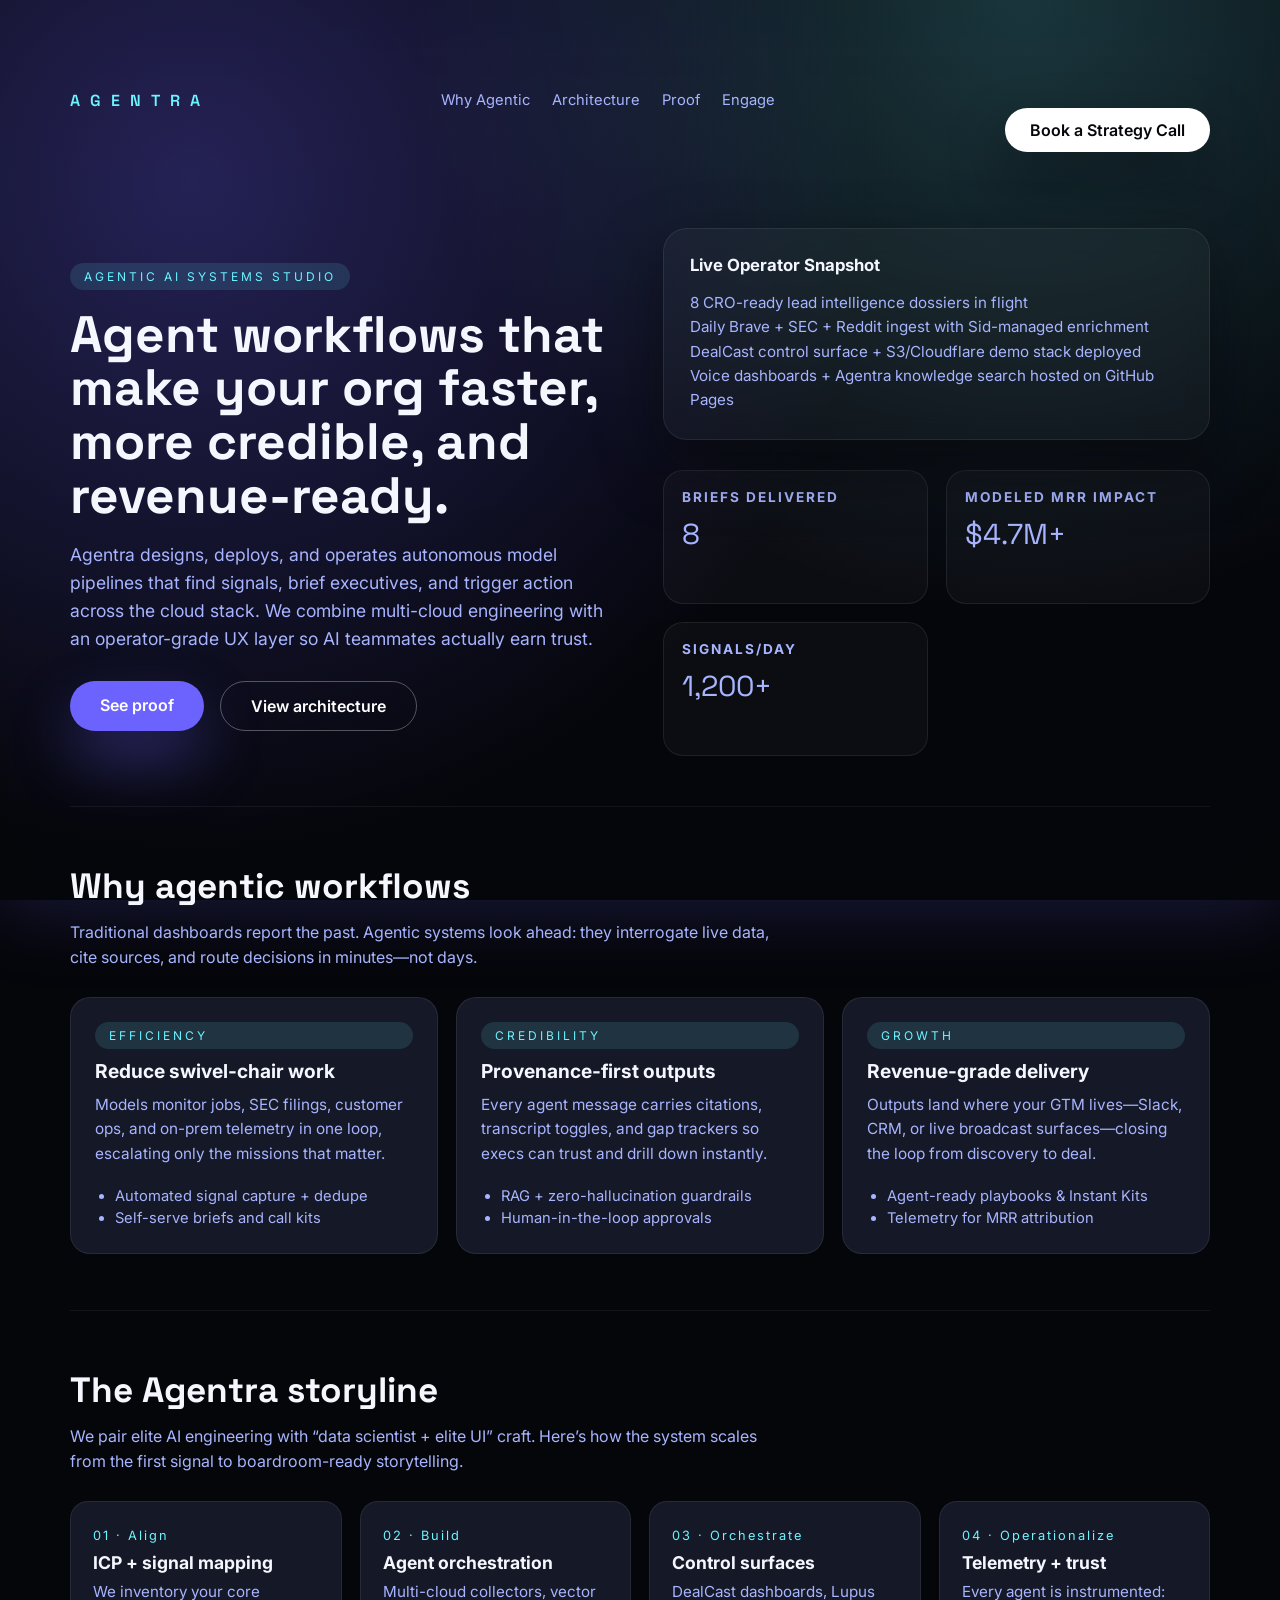
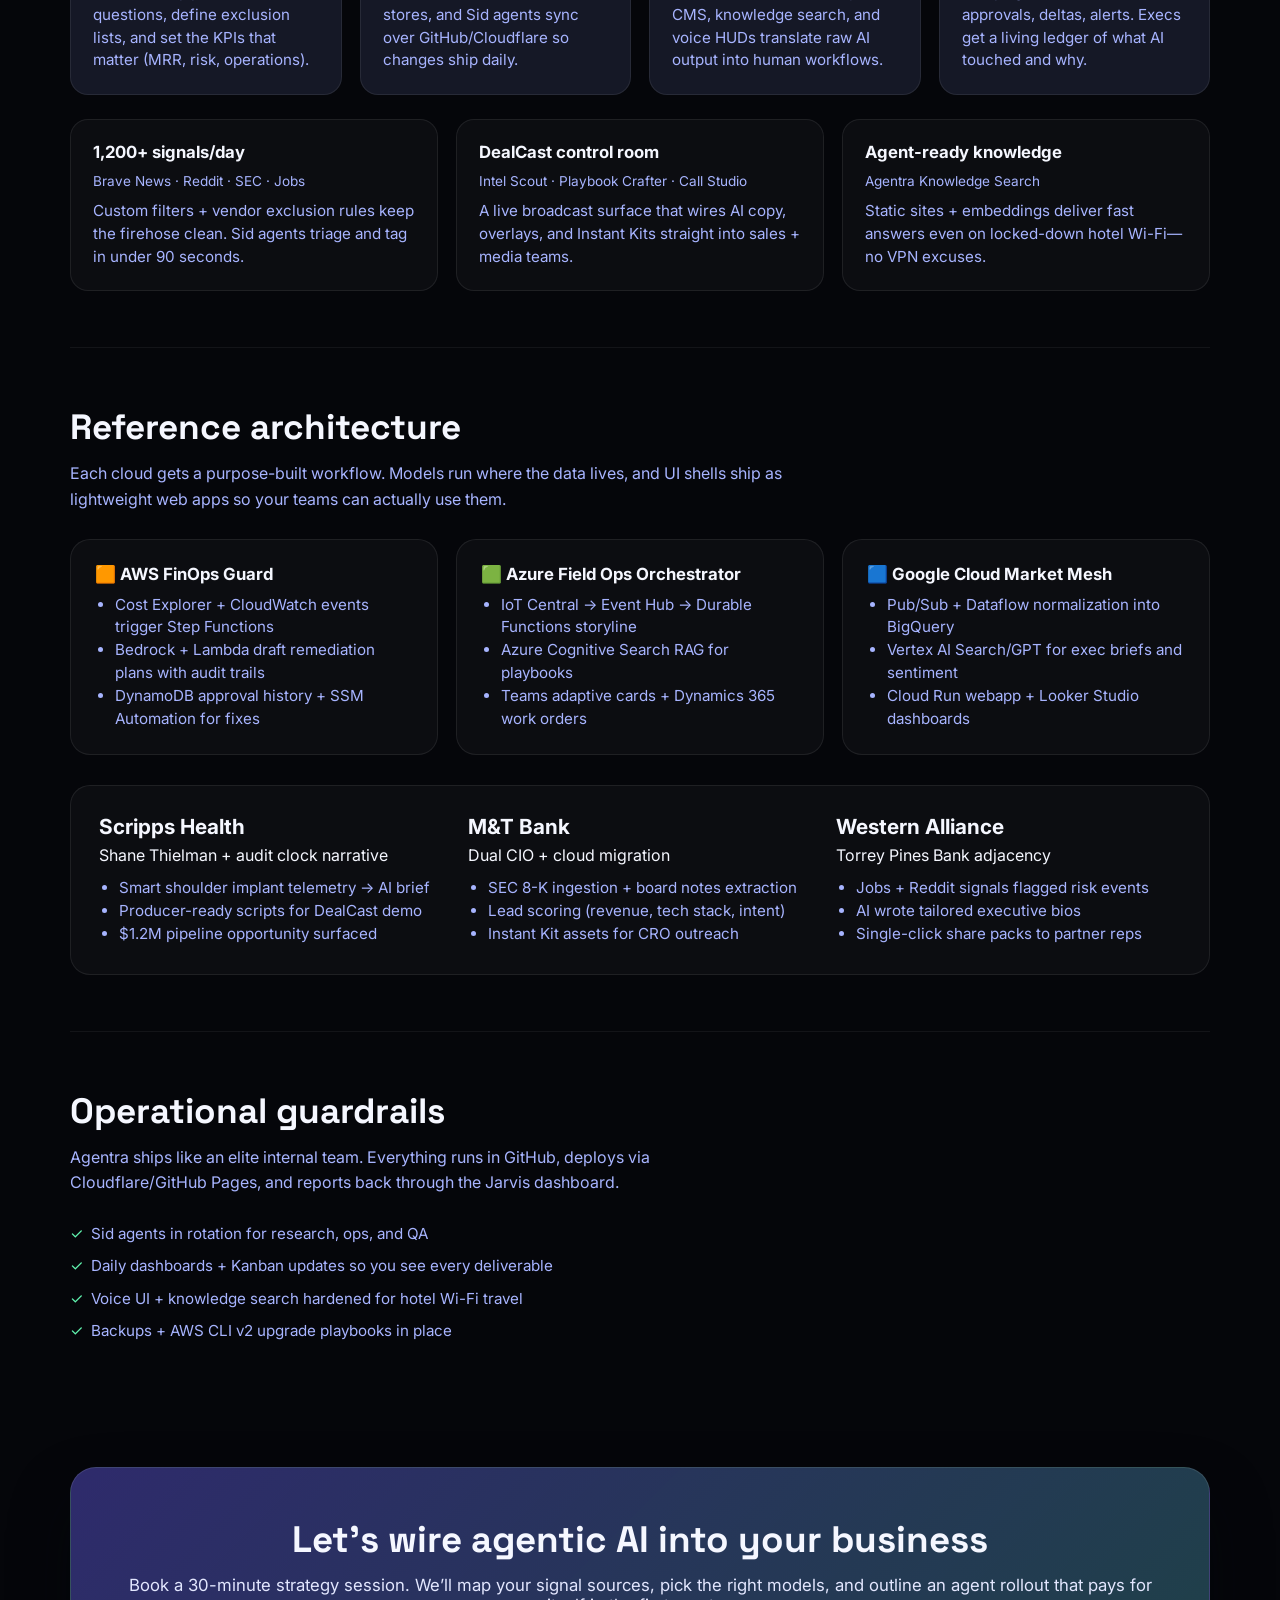
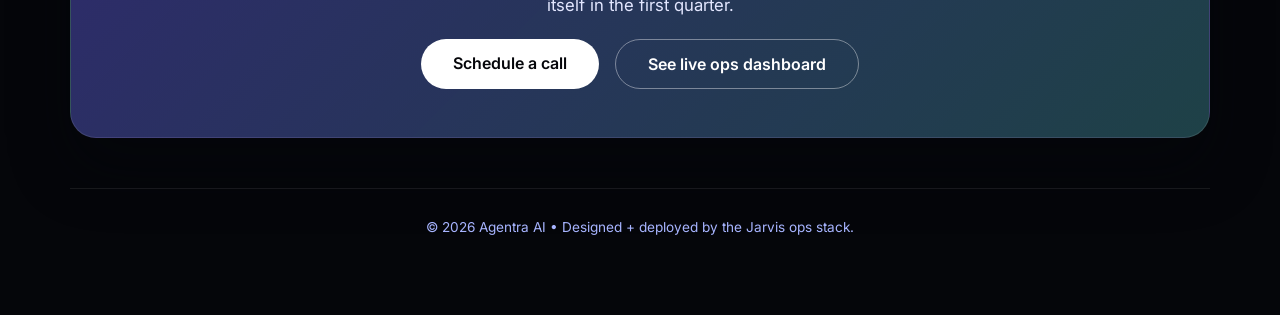
<file: index.html>
<!DOCTYPE html>
<html lang="en">
<head>
<meta charset="UTF-8" />
<meta name="viewport" content="width=device-width, initial-scale=1.0" />
<title>Agentra • Agentic AI Systems Studio</title>
<link rel="preconnect" href="https://fonts.googleapis.com">
<link rel="preconnect" href="https://fonts.gstatic.com" crossorigin>
<link href="https://fonts.googleapis.com/css2?family=Space+Grotesk:wght@400;500;600;700&family=Inter:wght@400;500;600&display=swap" rel="stylesheet">
<style>
:root[data-theme="aurora"],:root {
  --ds-ink-900:#05060A;
  --ds-ink-700:#151826;
  --ds-ink-500:#3B405C;
  --ds-ink-100:#A7B4FF;
  --ds-glow-500:#6C63FF;
  --ds-glow-300:#6CF4FF;
  --ds-glow-200:#61F5B0;
  --ds-warning-500:#FF9F43;
  --ds-danger-500:#FF5A5F;
  --ds-radius-md:18px;
  --ds-shadow-card:0 25px 60px rgba(5,6,10,.55);
}
*{box-sizing:border-box;margin:0;padding:0}
body{
  background:var(--ds-ink-900);
  color:#F5F7FF;
  font-family:'Inter','Space Grotesk',system-ui;
  min-height:100vh;
}
.hero-bg{position:fixed;inset:0;z-index:-1;background:
  radial-gradient(circle at 15% 20%,rgba(108,99,255,.3),transparent 52%),
  radial-gradient(circle at 80% 0%,rgba(108,244,255,.2),transparent 45%),
  linear-gradient(180deg,rgba(5,6,10,.95),rgba(5,6,10,.98));
  filter:drop-shadow(0 0 40px rgba(108,99,255,.25));
}
.wrapper{max-width:1180px;margin:0 auto;padding:32px 20px 80px;}
nav{display:flex;align-items:center;justify-content:space-between;padding:16px 0;gap:24px;flex-wrap:wrap;}
.brand{letter-spacing:10px;font-family:'Space Grotesk';color:var(--ds-glow-300);font-weight:600;font-size:1rem;}
nav ul{display:flex;gap:22px;list-style:none;font-size:.92rem;color:var(--ds-ink-100);flex-wrap:wrap;}
nav a{text-decoration:none;color:inherit;transition:color .2s;}
nav a:hover{color:#fff;}
nav .cta{padding:11px 24px;border-radius:999px;background:#fff;color:#05060A;font-weight:600;text-decoration:none;}
.hero{display:grid;grid-template-columns:repeat(auto-fit,minmax(320px,1fr));gap:46px;padding:60px 0 40px;align-items:center;}
.badge{display:inline-flex;align-items:center;gap:6px;font-size:.75rem;letter-spacing:3px;text-transform:uppercase;border-radius:999px;padding:6px 14px;background:rgba(108,244,255,.12);color:var(--ds-glow-300);}
.hero h1{font-family:'Space Grotesk';font-size:clamp(2.6rem,4vw,4.3rem);line-height:1.05;margin:18px 0;}
.hero p{color:var(--ds-ink-100);font-size:1.1rem;line-height:1.6;max-width:560px;margin-bottom:28px;}
.hero-buttons{display:flex;flex-wrap:wrap;gap:16px;}
.hero-buttons a{padding:14px 30px;border-radius:999px;font-weight:600;text-decoration:none;}
.hero-buttons .primary{background:var(--ds-glow-500);color:#fff;box-shadow:0 30px 60px rgba(108,99,255,.35);}
.hero-buttons .secondary{border:1px solid rgba(255,255,255,.3);color:#fff;}
.hero-panel{background:rgba(255,255,255,.03);border:1px solid rgba(255,255,255,.08);border-radius:24px;padding:26px;box-shadow:var(--ds-shadow-card);backdrop-filter:blur(12px);}
.hero-panel h3{font-size:1.05rem;margin-bottom:6px;}
.hero-panel ul{list-style:none;color:var(--ds-ink-100);line-height:1.6;font-size:.95rem;margin-top:16px;}
.metrics{display:grid;grid-template-columns:repeat(auto-fit,minmax(180px,1fr));gap:18px;margin:30px 0 10px;}
.metrics div{padding:18px;border-radius:20px;background:rgba(255,255,255,.03);border:1px solid rgba(255,255,255,.08);}
.metrics h4{font-size:.85rem;letter-spacing:2px;color:var(--ds-ink-100);text-transform:uppercase;margin-bottom:6px;}
.metrics p{font-family:'Space Grotesk';font-size:1.8rem;}
.section{padding:56px 0;border-top:1px solid rgba(255,255,255,.06);}
.section h2{font-size:2.2rem;margin-bottom:12px;font-family:'Space Grotesk';}
.section p.lead{color:var(--ds-ink-100);max-width:720px;margin-bottom:26px;font-size:1rem;line-height:1.6;}
.pillars{display:grid;grid-template-columns:repeat(auto-fit,minmax(240px,1fr));gap:18px;}
.pillar{background:var(--ds-ink-700);border-radius:20px;border:1px solid rgba(255,255,255,.08);padding:24px;display:flex;flex-direction:column;gap:10px;}
.pillar h3{font-size:1.2rem;}
.pillar p{color:var(--ds-ink-100);font-size:.96rem;line-height:1.6;}
.pillar ul{color:var(--ds-ink-100);padding-left:20px;font-size:.92rem;line-height:1.5;margin-top:8px;}
.story-grid{display:grid;grid-template-columns:repeat(auto-fit,minmax(260px,1fr));gap:18px;margin-top:24px;}
.story{padding:22px;border-radius:18px;background:rgba(255,255,255,.03);border:1px solid rgba(255,255,255,.08);}
.story h4{font-size:1.05rem;margin-bottom:8px;}
.story span{font-size:.85rem;color:var(--ds-ink-100);}
.story p{color:var(--ds-ink-100);font-size:.95rem;margin-top:10px;line-height:1.5;}
.architecture{display:grid;grid-template-columns:repeat(auto-fit,minmax(300px,1fr));gap:18px;margin-top:24px;}
.arch-card{padding:24px;border-radius:20px;background:rgba(255,255,255,.03);border:1px solid rgba(255,255,255,.08);}
.arch-card h3{display:flex;align-items:center;gap:10px;margin-bottom:8px;font-size:1.05rem;}
.arch-card ul{padding-left:20px;color:var(--ds-ink-100);font-size:.95rem;line-height:1.5;margin-top:10px;}
.timeline{display:grid;grid-template-columns:repeat(auto-fit,minmax(200px,1fr));gap:18px;margin-top:24px;}
.timeline div{padding:20px;border-radius:18px;background:rgba(255,255,255,.03);border:1px solid rgba(255,255,255,.08);}
.timeline h4{font-size:.9rem;letter-spacing:2px;color:var(--ds-ink-100);text-transform:uppercase;margin-bottom:6px;}
.timeline p{font-size:1.05rem;font-family:'Space Grotesk';}
.list-check{list-style:none;color:var(--ds-ink-100);font-size:.95rem;line-height:1.6;margin-top:12px;}
.list-check li{margin-bottom:8px;}
.list-check li::before{content:"✓";color:var(--ds-glow-200);margin-right:8px;}
.process{display:grid;grid-template-columns:repeat(auto-fit,minmax(240px,1fr));gap:18px;margin-top:16px;}
.process-card{padding:22px;border-radius:18px;background:var(--ds-ink-700);border:1px solid rgba(255,255,255,.08);}
.process-card span{font-size:.8rem;letter-spacing:2px;color:var(--ds-glow-300);}
.process-card h3{font-size:1.1rem;margin:8px 0;}
.process-card p{color:var(--ds-ink-100);font-size:.95rem;line-height:1.5;}
.case-block{background:rgba(255,255,255,.03);border:1px solid rgba(255,255,255,.08);border-radius:20px;padding:28px;margin-top:30px;display:grid;grid-template-columns:repeat(auto-fit,minmax(260px,1fr));gap:24px;}
.case-block h3{font-size:1.3rem;margin-bottom:6px;}
.case-block ul{color:var(--ds-ink-100);line-height:1.5;font-size:.95rem;padding-left:20px;margin-top:12px;}
.cta{margin-top:60px;padding:48px;border-radius:26px;background:linear-gradient(135deg,rgba(108,99,255,.4),rgba(108,244,255,.25));border:1px solid rgba(255,255,255,.1);text-align:center;box-shadow:0 30px 60px rgba(5,6,10,.45);}
.cta h2{font-size:2.3rem;margin-bottom:12px;font-family:'Space Grotesk';}
.cta p{color:#E3E7FF;margin-bottom:24px;font-size:1.05rem;}
.cta .actions{display:flex;flex-wrap:wrap;gap:16px;justify-content:center;}
.cta a{padding:14px 32px;border-radius:999px;font-weight:600;text-decoration:none;}
.cta .primary{background:#fff;color:#05060A;}
.cta .secondary{border:1px solid rgba(255,255,255,.4);color:#fff;}
footer{text-align:center;color:var(--ds-ink-100);font-size:.85rem;margin-top:50px;padding-top:30px;border-top:1px solid rgba(255,255,255,.08);} 
@media(max-width:640px){nav ul{display:none}}
</style>
</head>
<body>
<div class="hero-bg"></div>
<div class="wrapper">
  <nav>
    <div class="brand">AGENTRA</div>
    <ul>
      <li><a href="#why">Why Agentic</a></li>
      <li><a href="#architecture">Architecture</a></li>
      <li><a href="#cases">Proof</a></li>
      <li><a href="#cta">Engage</a></li>
    </ul>
    <a class="cta" href="mailto:hello@agentra.ai">Book a Strategy Call</a>
  </nav>

  <header class="hero">
    <div>
      <span class="badge">Agentic AI Systems Studio</span>
      <h1>Agent workflows that make your org faster, more credible, and revenue-ready.</h1>
      <p>Agentra designs, deploys, and operates autonomous model pipelines that find signals, brief executives, and trigger action across the cloud stack. We combine multi-cloud engineering with an operator-grade UX layer so AI teammates actually earn trust.</p>
      <div class="hero-buttons">
        <a class="primary" href="#cases">See proof</a>
        <a class="secondary" href="#architecture">View architecture</a>
      </div>
    </div>
    <div>
      <div class="hero-panel">
        <h3>Live Operator Snapshot</h3>
        <ul>
          <li>8 CRO-ready lead intelligence dossiers in flight</li>
          <li>Daily Brave + SEC + Reddit ingest with Sid-managed enrichment</li>
          <li>DealCast control surface + S3/Cloudflare demo stack deployed</li>
          <li>Voice dashboards + Agentra knowledge search hosted on GitHub Pages</li>
        </ul>
      </div>
      <div class="metrics">
        <div>
          <h4>Briefs Delivered</h4>
          <p>8</p>
        </div>
        <div>
          <h4>Modeled MRR Impact</h4>
          <p>$4.7M+</p>
        </div>
        <div>
          <h4>Signals/Day</h4>
          <p>1,200+</p>
        </div>
      </div>
    </div>
  </header>

  <section class="section" id="why">
    <h2>Why agentic workflows</h2>
    <p class="lead">Traditional dashboards report the past. Agentic systems look ahead: they interrogate live data, cite sources, and route decisions in minutes—not days.</p>
    <div class="pillars">
      <div class="pillar">
        <span class="badge">Efficiency</span>
        <h3>Reduce swivel-chair work</h3>
        <p>Models monitor jobs, SEC filings, customer ops, and on-prem telemetry in one loop, escalating only the missions that matter.</p>
        <ul>
          <li>Automated signal capture + dedupe</li>
          <li>Self-serve briefs and call kits</li>
        </ul>
      </div>
      <div class="pillar">
        <span class="badge">Credibility</span>
        <h3>Provenance-first outputs</h3>
        <p>Every agent message carries citations, transcript toggles, and gap trackers so execs can trust and drill down instantly.</p>
        <ul>
          <li>RAG + zero-hallucination guardrails</li>
          <li>Human-in-the-loop approvals</li>
        </ul>
      </div>
      <div class="pillar">
        <span class="badge">Growth</span>
        <h3>Revenue-grade delivery</h3>
        <p>Outputs land where your GTM lives—Slack, CRM, or live broadcast surfaces—closing the loop from discovery to deal.</p>
        <ul>
          <li>Agent-ready playbooks & Instant Kits</li>
          <li>Telemetry for MRR attribution</li>
        </ul>
      </div>
    </div>
  </section>

  <section class="section" id="story">
    <h2>The Agentra storyline</h2>
    <p class="lead">We pair elite AI engineering with “data scientist + elite UI” craft. Here’s how the system scales from the first signal to boardroom-ready storytelling.</p>
    <div class="process">
      <div class="process-card">
        <span>01 · Align</span>
        <h3>ICP + signal mapping</h3>
        <p>We inventory your core questions, define exclusion lists, and set the KPIs that matter (MRR, risk, operations).</p>
      </div>
      <div class="process-card">
        <span>02 · Build</span>
        <h3>Agent orchestration</h3>
        <p>Multi-cloud collectors, vector stores, and Sid agents sync over GitHub/Cloudflare so changes ship daily.</p>
      </div>
      <div class="process-card">
        <span>03 · Orchestrate</span>
        <h3>Control surfaces</h3>
        <p>DealCast dashboards, Lupus CMS, knowledge search, and voice HUDs translate raw AI output into human workflows.</p>
      </div>
      <div class="process-card">
        <span>04 · Operationalize</span>
        <h3>Telemetry + trust</h3>
        <p>Every agent is instrumented: approvals, deltas, alerts. Execs get a living ledger of what AI touched and why.</p>
      </div>
    </div>
    <div class="story-grid">
      <div class="story">
        <h4>1,200+ signals/day</h4>
        <span>Brave News · Reddit · SEC · Jobs</span>
        <p>Custom filters + vendor exclusion rules keep the firehose clean. Sid agents triage and tag in under 90 seconds.</p>
      </div>
      <div class="story">
        <h4>DealCast control room</h4>
        <span>Intel Scout · Playbook Crafter · Call Studio</span>
        <p>A live broadcast surface that wires AI copy, overlays, and Instant Kits straight into sales + media teams.</p>
      </div>
      <div class="story">
        <h4>Agent-ready knowledge</h4>
        <span>Agentra Knowledge Search</span>
        <p>Static sites + embeddings deliver fast answers even on locked-down hotel Wi-Fi—no VPN excuses.</p>
      </div>
    </div>
  </section>

  <section class="section" id="architecture">
    <h2>Reference architecture</h2>
    <p class="lead">Each cloud gets a purpose-built workflow. Models run where the data lives, and UI shells ship as lightweight web apps so your teams can actually use them.</p>
    <div class="architecture">
      <article class="arch-card">
        <h3>🟧 AWS FinOps Guard</h3>
        <ul>
          <li>Cost Explorer + CloudWatch events trigger Step Functions</li>
          <li>Bedrock + Lambda draft remediation plans with audit trails</li>
          <li>DynamoDB approval history + SSM Automation for fixes</li>
        </ul>
      </article>
      <article class="arch-card">
        <h3>🟩 Azure Field Ops Orchestrator</h3>
        <ul>
          <li>IoT Central → Event Hub → Durable Functions storyline</li>
          <li>Azure Cognitive Search RAG for playbooks</li>
          <li>Teams adaptive cards + Dynamics 365 work orders</li>
        </ul>
      </article>
      <article class="arch-card">
        <h3>🟦 Google Cloud Market Mesh</h3>
        <ul>
          <li>Pub/Sub + Dataflow normalization into BigQuery</li>
          <li>Vertex AI Search/GPT for exec briefs and sentiment</li>
          <li>Cloud Run webapp + Looker Studio dashboards</li>
        </ul>
      </article>
    </div>
    <div class="case-block" id="cases">
      <div>
        <h3>Scripps Health</h3>
        <span>Shane Thielman + audit clock narrative</span>
        <ul>
          <li>Smart shoulder implant telemetry → AI brief</li>
          <li>Producer-ready scripts for DealCast demo</li>
          <li>$1.2M pipeline opportunity surfaced</li>
        </ul>
      </div>
      <div>
        <h3>M&T Bank</h3>
        <span>Dual CIO + cloud migration</span>
        <ul>
          <li>SEC 8-K ingestion + board notes extraction</li>
          <li>Lead scoring (revenue, tech stack, intent)</li>
          <li>Instant Kit assets for CRO outreach</li>
        </ul>
      </div>
      <div>
        <h3>Western Alliance</h3>
        <span>Torrey Pines Bank adjacency</span>
        <ul>
          <li>Jobs + Reddit signals flagged risk events</li>
          <li>AI wrote tailored executive bios</li>
          <li>Single-click share packs to partner reps</li>
        </ul>
      </div>
    </div>
  </section>

  <section class="section" id="ops">
    <h2>Operational guardrails</h2>
    <p class="lead">Agentra ships like an elite internal team. Everything runs in GitHub, deploys via Cloudflare/GitHub Pages, and reports back through the Jarvis dashboard.</p>
    <ul class="list-check">
      <li>Sid agents in rotation for research, ops, and QA</li>
      <li>Daily dashboards + Kanban updates so you see every deliverable</li>
      <li>Voice UI + knowledge search hardened for hotel Wi-Fi travel</li>
      <li>Backups + AWS CLI v2 upgrade playbooks in place</li>
    </ul>
  </section>

  <section class="cta" id="cta">
    <h2>Let’s wire agentic AI into your business</h2>
    <p>Book a 30-minute strategy session. We’ll map your signal sources, pick the right models, and outline an agent rollout that pays for itself in the first quarter.</p>
    <div class="actions">
      <a class="primary" href="mailto:hello@agentra.ai?subject=Agentra%20Strategy%20Session">Schedule a call</a>
      <a class="secondary" href="https://topdawg619.github.io/jarvis-dashboard/" target="_blank" rel="noopener">See live ops dashboard</a>
    </div>
  </section>

  <footer>© 2026 Agentra AI • Designed + deployed by the Jarvis ops stack.</footer>
</div>
</body>
</html>
</file>
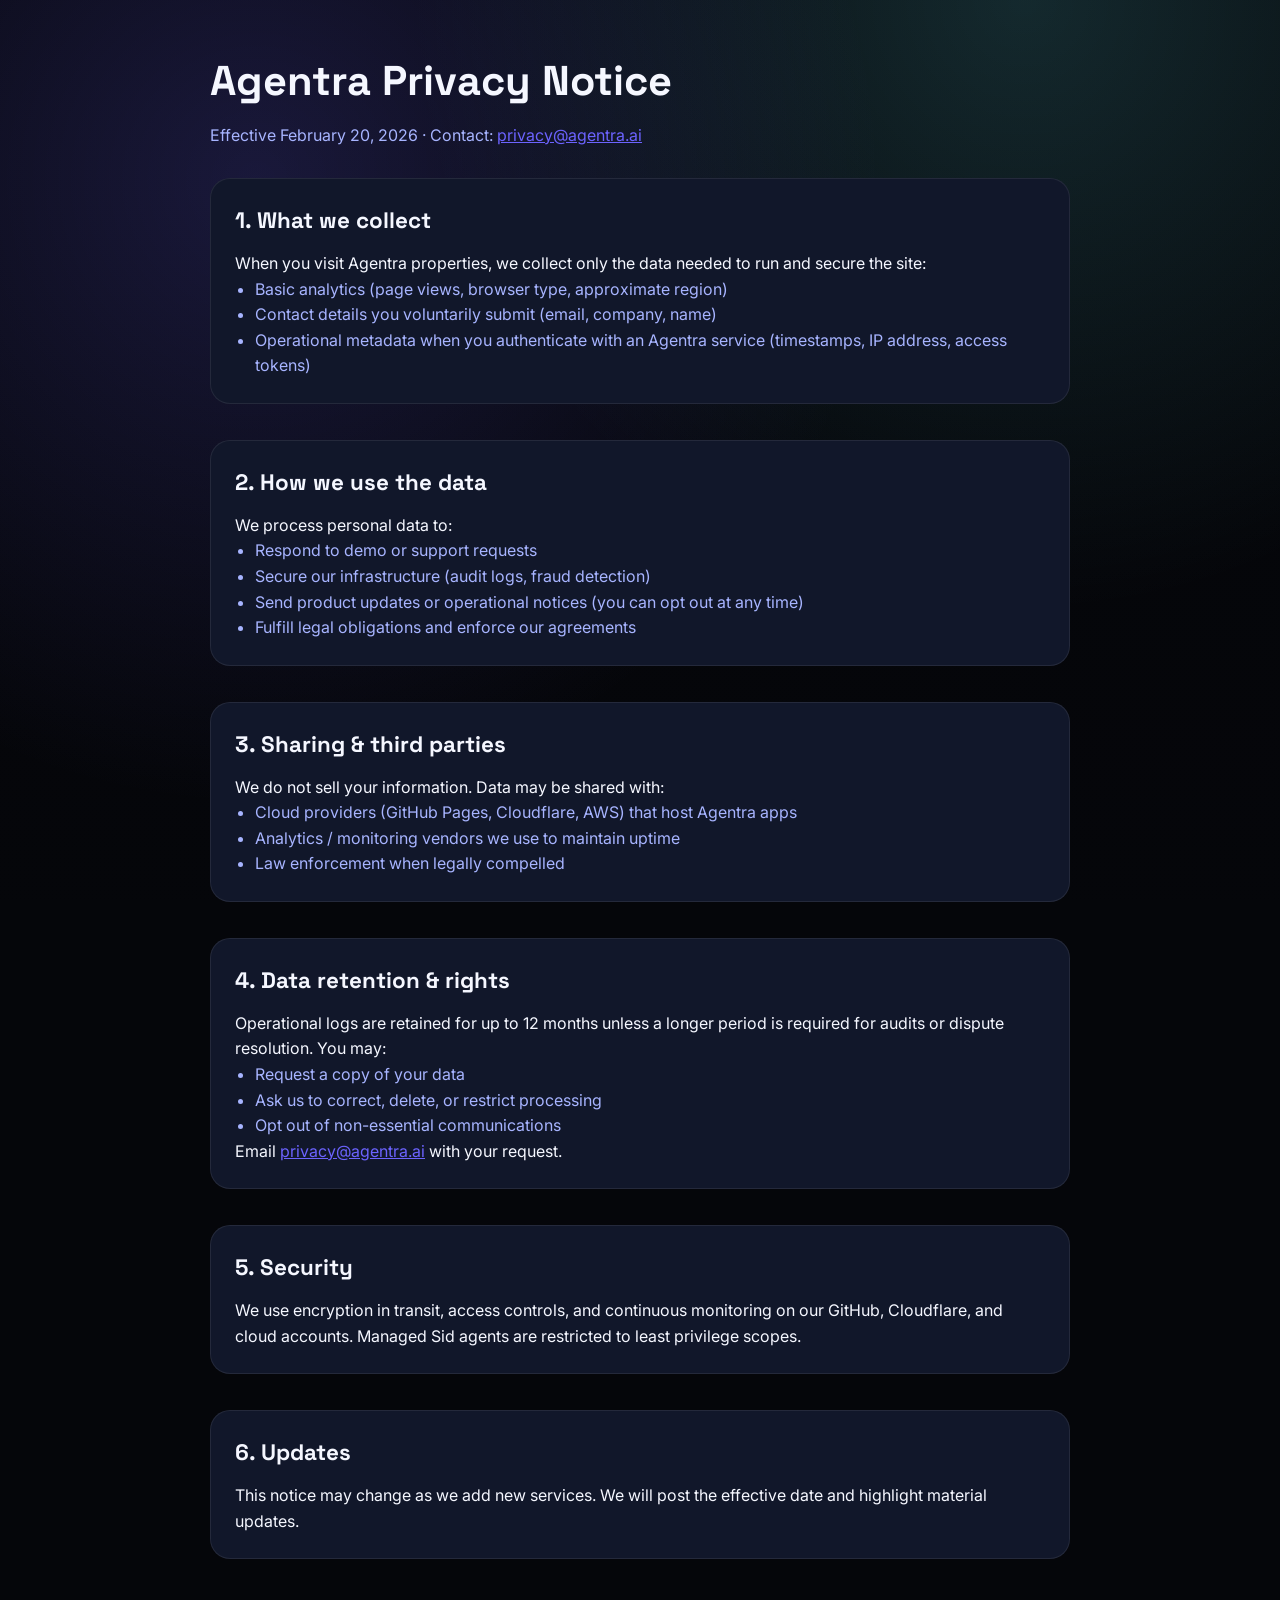
<file: privacy.html>
<!DOCTYPE html>
<html lang="en">
<head>
  <meta charset="UTF-8" />
  <meta name="viewport" content="width=device-width, initial-scale=1.0" />
  <title>Agentra Privacy Notice</title>
  <link rel="preconnect" href="https://fonts.googleapis.com">
  <link rel="preconnect" href="https://fonts.gstatic.com" crossorigin>
  <link href="https://fonts.googleapis.com/css2?family=Inter:wght@400;500;600&family=Space+Grotesk:wght@500;600&display=swap" rel="stylesheet">
  <style>
    :root{
      --bg:#05060A;
      --fg:#F5F7FF;
      --muted:#A7B4FF;
      --card:#11172A;
      --border:rgba(255,255,255,0.08);
      --accent:#6C63FF;
    }
    *{box-sizing:border-box;margin:0;padding:0}
    body{font-family:'Inter',system-ui;background:var(--bg);color:var(--fg);line-height:1.6;}
    .bg{position:fixed;inset:0;z-index:-1;background:radial-gradient(circle at 20% 20%,rgba(108,99,255,.2),transparent 50%),radial-gradient(circle at 80% 0%,rgba(108,244,255,.15),transparent 45%),linear-gradient(180deg,rgba(5,6,10,.95),rgba(5,6,10,.99));}
    .wrapper{max-width:900px;margin:0 auto;padding:48px 20px 80px;}
    header{margin-bottom:30px;}
    header h1{font-family:'Space Grotesk';font-size:2.6rem;margin-bottom:8px;}
    header p{color:var(--muted);}
    section{margin-bottom:36px;padding:24px;border-radius:20px;background:var(--card);border:1px solid var(--border);}
    section h2{font-family:'Space Grotesk';font-size:1.4rem;margin-bottom:12px;}
    ul{padding-left:20px;color:var(--muted);}
    a{color:var(--accent);}
  </style>
</head>
<body>
<div class="bg"></div>
<div class="wrapper">
  <header>
    <h1>Agentra Privacy Notice</h1>
    <p>Effective February 20, 2026 · Contact: <a href="mailto:privacy@agentra.ai">privacy@agentra.ai</a></p>
  </header>

  <section>
    <h2>1. What we collect</h2>
    <p>When you visit Agentra properties, we collect only the data needed to run and secure the site:</p>
    <ul>
      <li>Basic analytics (page views, browser type, approximate region)</li>
      <li>Contact details you voluntarily submit (email, company, name)</li>
      <li>Operational metadata when you authenticate with an Agentra service (timestamps, IP address, access tokens)</li>
    </ul>
  </section>

  <section>
    <h2>2. How we use the data</h2>
    <p>We process personal data to:</p>
    <ul>
      <li>Respond to demo or support requests</li>
      <li>Secure our infrastructure (audit logs, fraud detection)</li>
      <li>Send product updates or operational notices (you can opt out at any time)</li>
      <li>Fulfill legal obligations and enforce our agreements</li>
    </ul>
  </section>

  <section>
    <h2>3. Sharing & third parties</h2>
    <p>We do not sell your information. Data may be shared with:</p>
    <ul>
      <li>Cloud providers (GitHub Pages, Cloudflare, AWS) that host Agentra apps</li>
      <li>Analytics / monitoring vendors we use to maintain uptime</li>
      <li>Law enforcement when legally compelled</li>
    </ul>
  </section>

  <section>
    <h2>4. Data retention & rights</h2>
    <p>Operational logs are retained for up to 12 months unless a longer period is required for audits or dispute resolution. You may:</p>
    <ul>
      <li>Request a copy of your data</li>
      <li>Ask us to correct, delete, or restrict processing</li>
      <li>Opt out of non-essential communications</li>
    </ul>
    <p>Email <a href="mailto:privacy@agentra.ai">privacy@agentra.ai</a> with your request.</p>
  </section>

  <section>
    <h2>5. Security</h2>
    <p>We use encryption in transit, access controls, and continuous monitoring on our GitHub, Cloudflare, and cloud accounts. Managed Sid agents are restricted to least privilege scopes.</p>
  </section>

  <section>
    <h2>6. Updates</h2>
    <p>This notice may change as we add new services. We will post the effective date and highlight material updates.</p>
  </section>
</div>
</body>
</html>
</file>
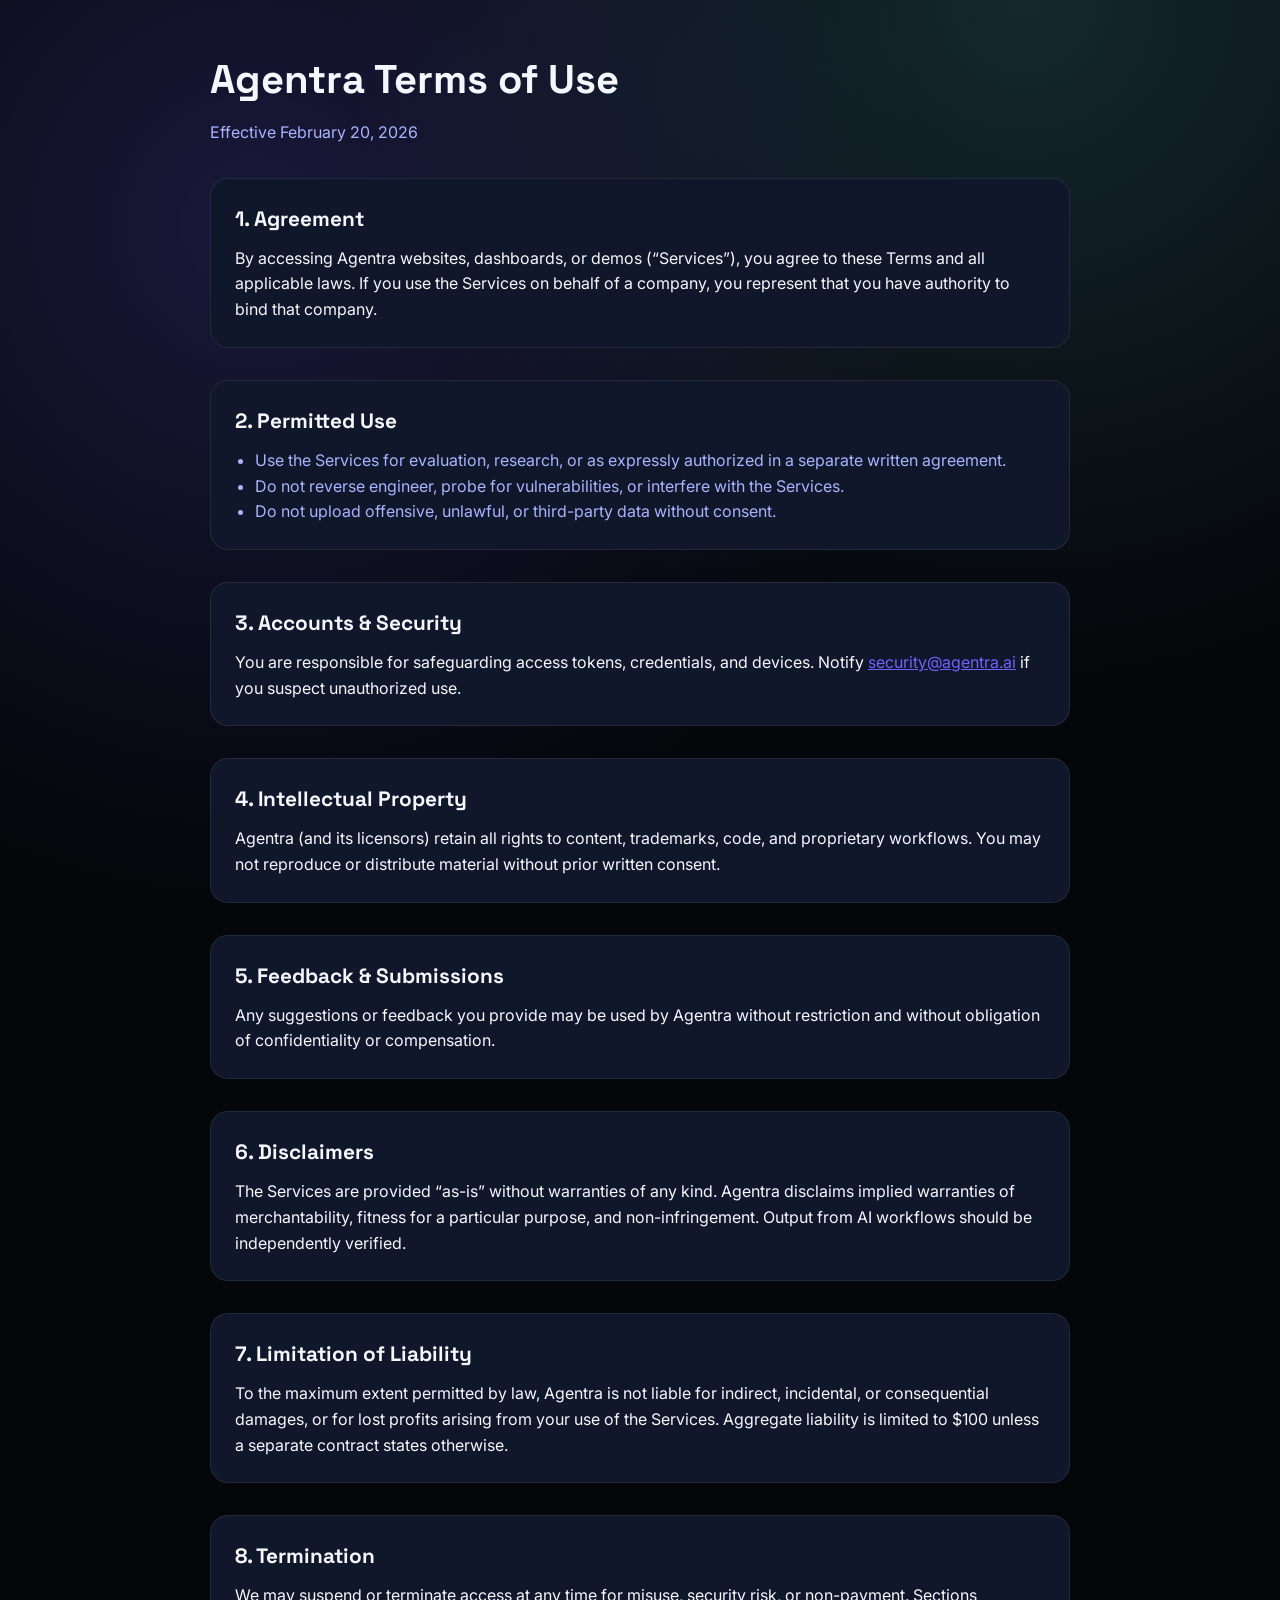
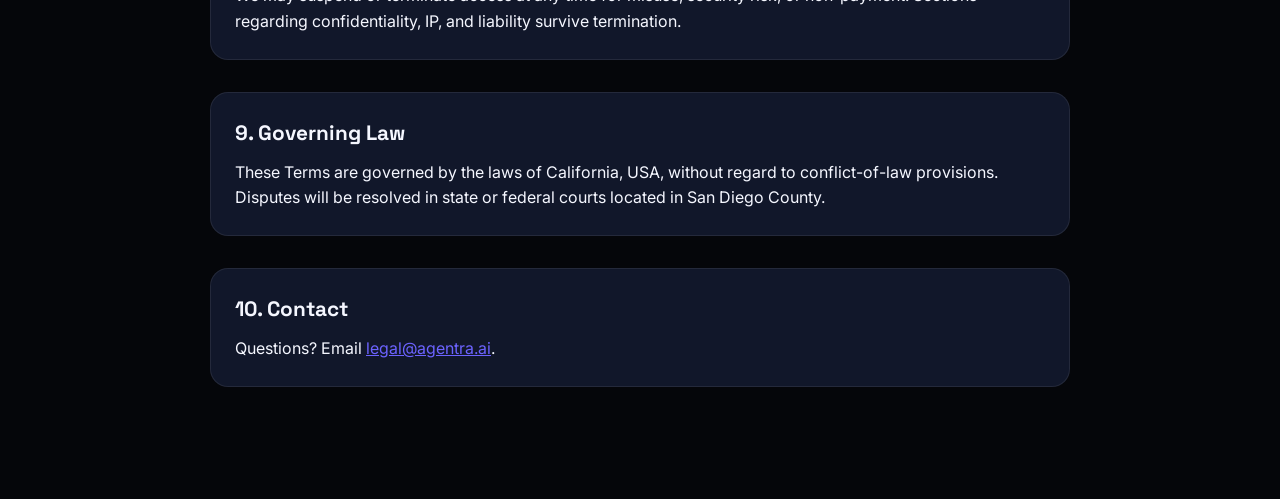
<file: terms.html>
<!DOCTYPE html>
<html lang="en">
<head>
  <meta charset="UTF-8" />
  <meta name="viewport" content="width=device-width, initial-scale=1.0" />
  <title>Agentra Terms of Use</title>
  <link rel="preconnect" href="https://fonts.googleapis.com">
  <link rel="preconnect" href="https://fonts.gstatic.com" crossorigin>
  <link href="https://fonts.googleapis.com/css2?family=Inter:wght@400;500;600&family=Space+Grotesk:wght@500&display=swap" rel="stylesheet">
  <style>
    :root{
      --bg:#05060A;--fg:#F5F7FF;--muted:#A7B4FF;--card:#11172A;--border:rgba(255,255,255,.08);
    }
    *{box-sizing:border-box;margin:0;padding:0}
    body{font-family:'Inter',system-ui;background:var(--bg);color:var(--fg);line-height:1.6;}
    .bg{position:fixed;inset:0;z-index:-1;background:radial-gradient(circle at 20% 25%,rgba(108,99,255,.2),transparent 55%),radial-gradient(circle at 80% 0%,rgba(108,244,255,.15),transparent 50%),linear-gradient(180deg,rgba(5,6,10,.95),rgba(5,6,10,1));}
    .wrapper{max-width:900px;margin:0 auto;padding:48px 20px 80px;}
    header{margin-bottom:32px;}
    header h1{font-family:'Space Grotesk';font-size:2.5rem;margin-bottom:8px;}
    header p{color:var(--muted);}
    section{margin-bottom:32px;padding:24px;border-radius:18px;background:var(--card);border:1px solid var(--border);}
    section h2{font-family:'Space Grotesk';font-size:1.3rem;margin-bottom:10px;}
    ul{padding-left:20px;color:var(--muted);} a{color:#6C63FF;}
  </style>
</head>
<body>
<div class="bg"></div>
<div class="wrapper">
  <header>
    <h1>Agentra Terms of Use</h1>
    <p>Effective February 20, 2026</p>
  </header>

  <section>
    <h2>1. Agreement</h2>
    <p>By accessing Agentra websites, dashboards, or demos (“Services”), you agree to these Terms and all applicable laws. If you use the Services on behalf of a company, you represent that you have authority to bind that company.</p>
  </section>

  <section>
    <h2>2. Permitted Use</h2>
    <ul>
      <li>Use the Services for evaluation, research, or as expressly authorized in a separate written agreement.</li>
      <li>Do not reverse engineer, probe for vulnerabilities, or interfere with the Services.</li>
      <li>Do not upload offensive, unlawful, or third-party data without consent.</li>
    </ul>
  </section>

  <section>
    <h2>3. Accounts & Security</h2>
    <p>You are responsible for safeguarding access tokens, credentials, and devices. Notify <a href="mailto:security@agentra.ai">security@agentra.ai</a> if you suspect unauthorized use.</p>
  </section>

  <section>
    <h2>4. Intellectual Property</h2>
    <p>Agentra (and its licensors) retain all rights to content, trademarks, code, and proprietary workflows. You may not reproduce or distribute material without prior written consent.</p>
  </section>

  <section>
    <h2>5. Feedback & Submissions</h2>
    <p>Any suggestions or feedback you provide may be used by Agentra without restriction and without obligation of confidentiality or compensation.</p>
  </section>

  <section>
    <h2>6. Disclaimers</h2>
    <p>The Services are provided “as-is” without warranties of any kind. Agentra disclaims implied warranties of merchantability, fitness for a particular purpose, and non-infringement. Output from AI workflows should be independently verified.</p>
  </section>

  <section>
    <h2>7. Limitation of Liability</h2>
    <p>To the maximum extent permitted by law, Agentra is not liable for indirect, incidental, or consequential damages, or for lost profits arising from your use of the Services. Aggregate liability is limited to $100 unless a separate contract states otherwise.</p>
  </section>

  <section>
    <h2>8. Termination</h2>
    <p>We may suspend or terminate access at any time for misuse, security risk, or non-payment. Sections regarding confidentiality, IP, and liability survive termination.</p>
  </section>

  <section>
    <h2>9. Governing Law</h2>
    <p>These Terms are governed by the laws of California, USA, without regard to conflict-of-law provisions. Disputes will be resolved in state or federal courts located in San Diego County.</p>
  </section>

  <section>
    <h2>10. Contact</h2>
    <p>Questions? Email <a href="mailto:legal@agentra.ai">legal@agentra.ai</a>.</p>
  </section>
</div>
</body>
</html>
</file>
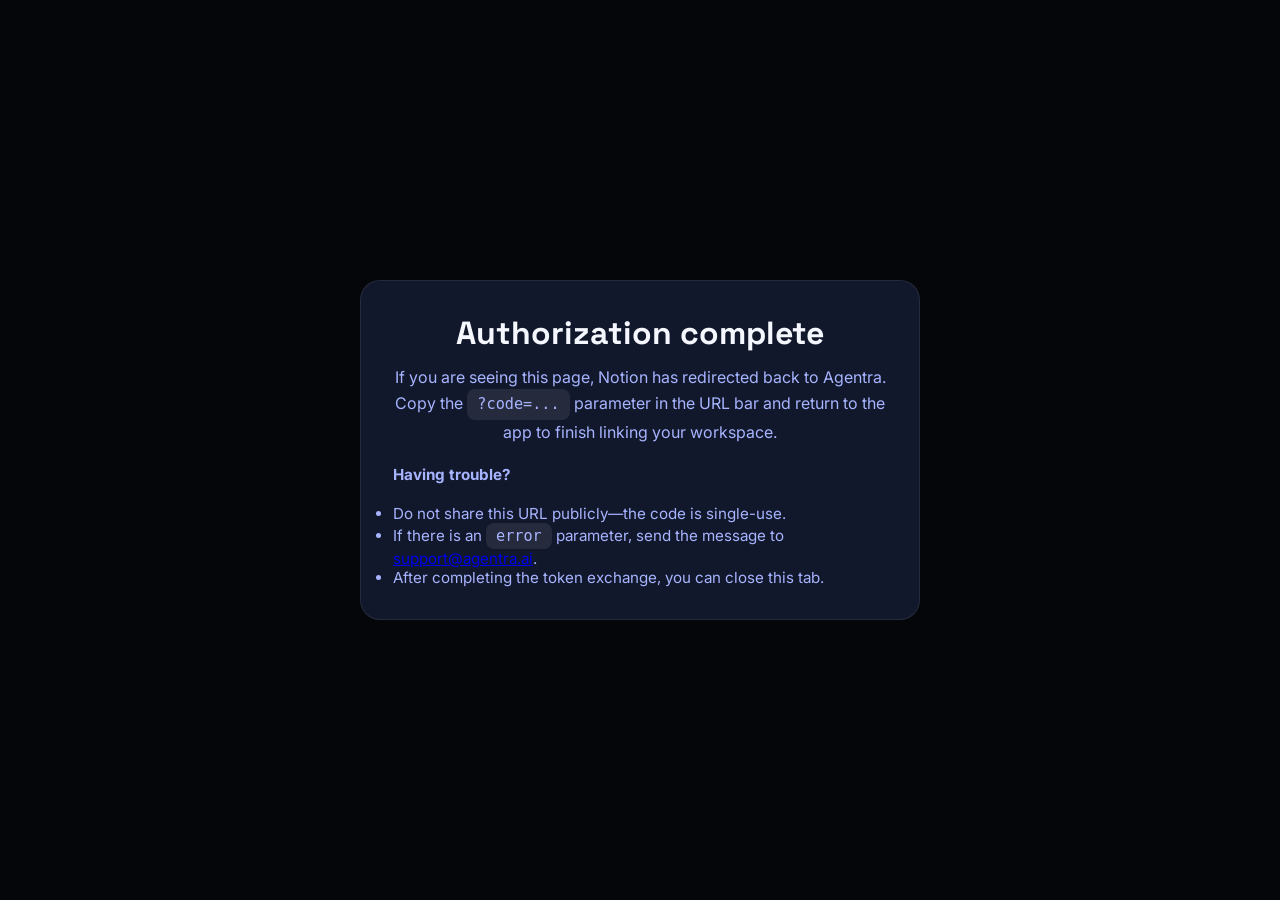
<file: notion/callback.html>
<!DOCTYPE html>
<html lang="en">
<head>
  <meta charset="UTF-8" />
  <meta name="viewport" content="width=device-width, initial-scale=1.0" />
  <title>Agentra · Notion OAuth Callback</title>
  <link rel="preconnect" href="https://fonts.googleapis.com">
  <link rel="preconnect" href="https://fonts.gstatic.com" crossorigin>
  <link href="https://fonts.googleapis.com/css2?family=Inter:wght@400;500&family=Space+Grotesk:wght@600&display=swap" rel="stylesheet">
  <style>
    :root{
      --bg:#05060A;--fg:#F5F7FF;--muted:#A7B4FF;--card:#12182B;--border:rgba(255,255,255,.08);
    }
    *{box-sizing:border-box;margin:0;padding:0}
    body{font-family:'Inter',system-ui;background:var(--bg);color:var(--fg);min-height:100vh;display:flex;align-items:center;justify-content:center;padding:24px;}
    .card{max-width:560px;width:100%;background:var(--card);border-radius:20px;border:1px solid var(--border);padding:32px;text-align:center;}
    h1{font-family:'Space Grotesk';font-size:2rem;margin-bottom:12px;}
    p{color:var(--muted);margin-bottom:18px;line-height:1.5;}
    code{display:inline-block;background:rgba(255,255,255,.08);padding:4px 10px;border-radius:8px;font-size:.95rem;}
    .info{margin-top:20px;text-align:left;color:var(--muted);font-size:.95rem;}
  </style>
</head>
<body>
  <div class="card">
    <h1>Authorization complete</h1>
    <p>If you are seeing this page, Notion has redirected back to Agentra. Copy the <code>?code=...</code> parameter in the URL bar and return to the app to finish linking your workspace.</p>
    <div class="info">
      <p><strong>Having trouble?</strong></p>
      <ul>
        <li>Do not share this URL publicly—the code is single-use.</li>
        <li>If there is an <code>error</code> parameter, send the message to <a href="mailto:support@agentra.ai">support@agentra.ai</a>.</li>
        <li>After completing the token exchange, you can close this tab.</li>
      </ul>
    </div>
  </div>
</body>
</html>
</file>
